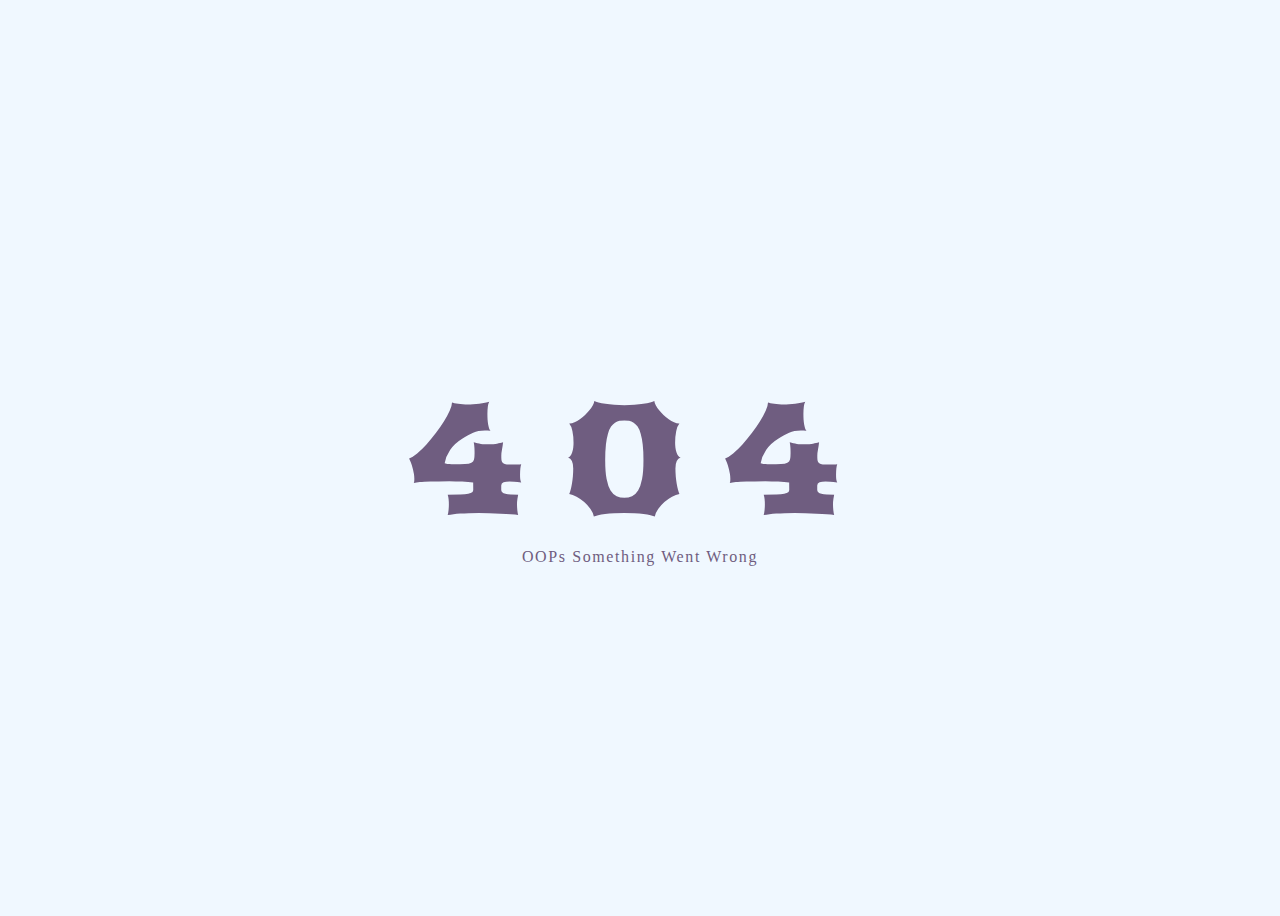
<file: 404-error/index.html>
<!DOCTYPE html>
<html lang="en">
<head>
    <meta charset="UTF-8">
    <meta name="viewport" content="width=device-width, initial-scale=1.0">
    <title>Error</title>
    <link rel="preconnect" href="https://fonts.googleapis.com">
    <link rel="preconnect" href="https://fonts.gstatic.com" crossorigin>
    <link href="https://fonts.googleapis.com/css2?family=Arbutus&display=swap" rel="stylesheet">
    <link rel="stylesheet" href="./style.css">
</head>
<body>
    <div class="container">
        <h1 class="arbutus-regular">404</h1>
        <p>OOPs Something Went Wrong</p>
    </div>
</body>
</html>
</file>
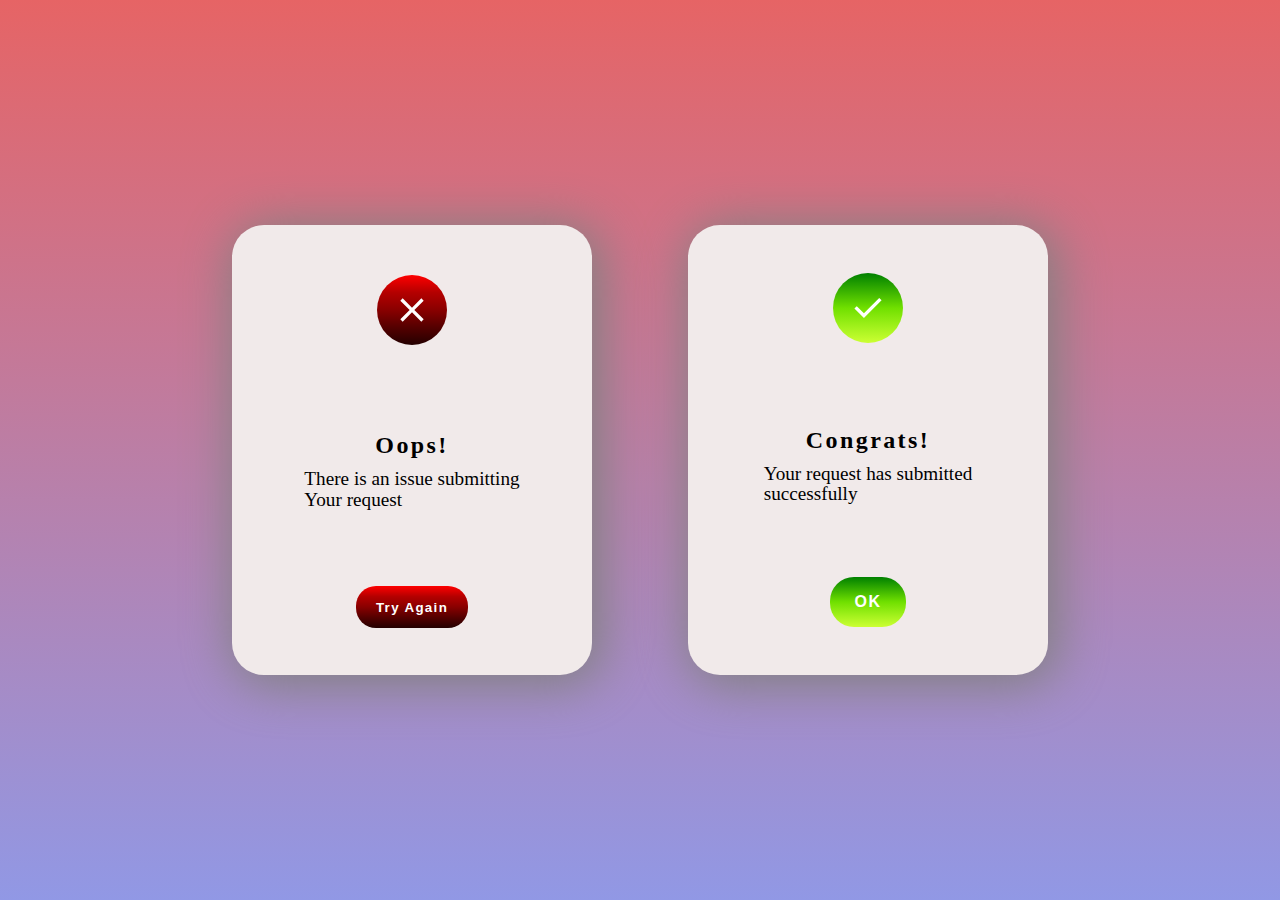
<file: flash-message/index.html>
<!DOCTYPE html>
<html lang="en">
<head>
    <meta charset="UTF-8">
    <meta name="viewport" content="width=device-width, initial-scale=1.0">
    <title>Flash Message</title>
    <link rel="stylesheet" href="./style.css">
</head>
<body>
    <div class="container">
        <div class="left-section">
            <div class="empty-div">
                <svg  xmlns="http://www.w3.org/2000/svg" height="40px" viewBox="0 -960 960 960" width="40px" fill="#FFFFFF"><path d="m256-200-56-56 224-224-224-224 56-56 224 224 224-224 56 56-224 224 224 224-56 56-224-224-224 224Z"/></svg>
            </div>
            <div>
                <h2>Oops!</h2>
                <p id="text">There is an issue submitting</p>
                <p id="text">Your request</p>
            </div>
            <button type="submit" id="fail">Try Again</button>
        </div>
        <div class="right-section">
            <div class="empty-div">
                <svg xmlns="http://www.w3.org/2000/svg" height="40px" viewBox="0 -960 960 960" width="40px" fill="#FFFFFF"><path d="M382-240 154-468l57-57 171 171 367-367 57 57-424 424Z"/></svg>
            </div>
            <div>
                <h2>Congrats!</h2>
                <p id="text">Your request has submitted</p>
                <p id="text">successfully</p>
            </div>
            <button type="submit" id="success">OK</button>
        </div>
    </div>
</body>
</html>
</file>
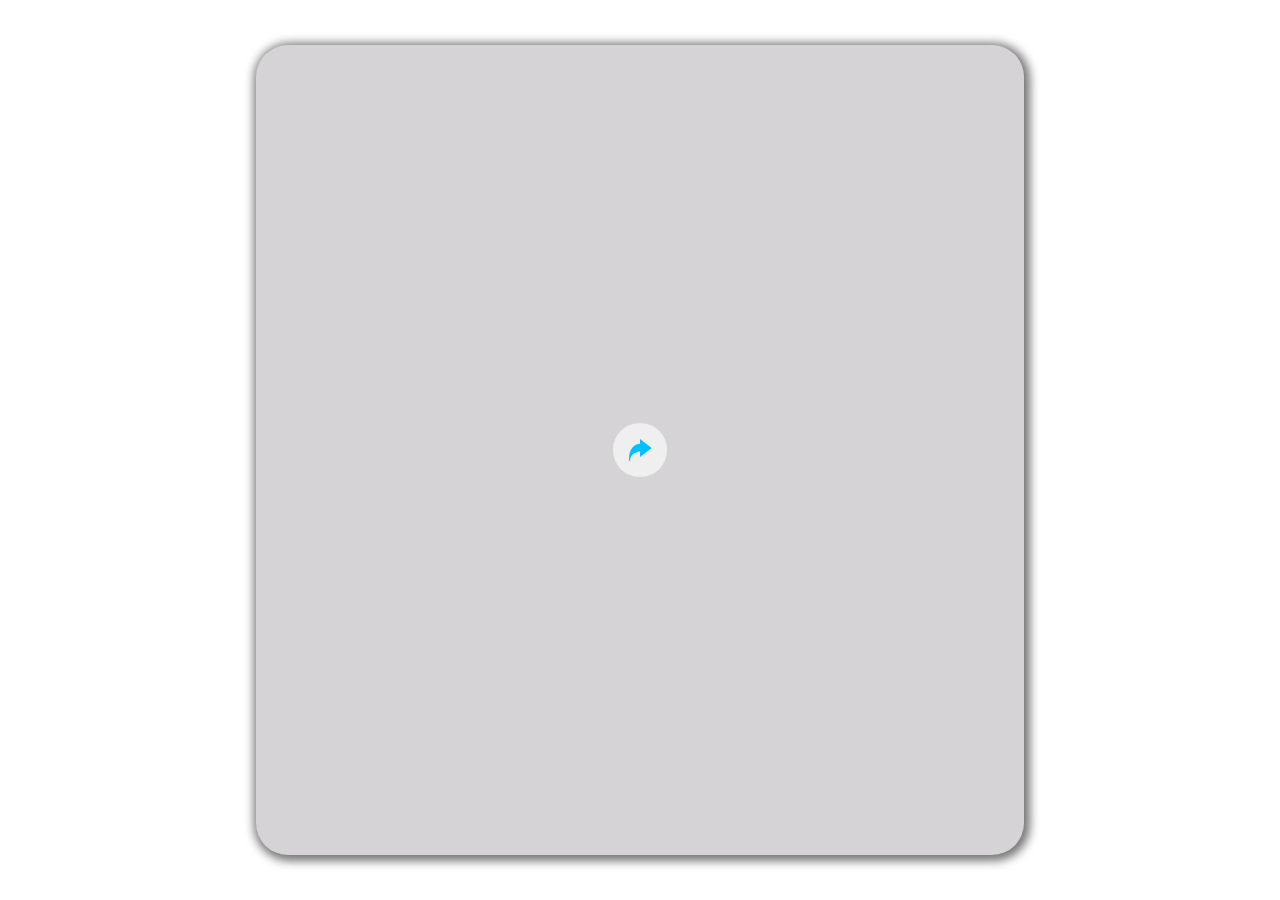
<file: social_share/index.html>
<!DOCTYPE html>
<html lang="en">
<head>
    <meta charset="UTF-8">
    <meta name="viewport" content="width=device-width, initial-scale=1.0">
    <title>Social Share</title>
    <link rel="stylesheet" href="./style.css">
</head>
<body>
    <div class="container">
        <div class="icons">
        <div>
            <svg xmlns="http://www.w3.org/2000/svg" width="50" height="50" fill="#3b5998 " class="bi bi-facebook" viewBox="0 0 16 16">
            <path d="M16 8.049c0-4.446-3.582-8.05-8-8.05C3.58 0-.002 3.603-.002 8.05c0 4.017 2.926 7.347 6.75 7.951v-5.625h-2.03V8.05H6.75V6.275c0-2.017 1.195-3.131 3.022-3.131.876 0 1.791.157 1.791.157v1.98h-1.009c-.993 0-1.303.621-1.303 1.258v1.51h2.218l-.354 2.326H9.25V16c3.824-.604 6.75-3.934 6.75-7.951"/>
          </svg>
        </div>
        <div>
            <svg xmlns="http://www.w3.org/2000/svg" width="50" height="50" fill="#1DA1F2" class="bi bi-twitter" viewBox="0 0 16 16">
                <path d="M5.026 15c6.038 0 9.341-5.003 9.341-9.334q.002-.211-.006-.422A6.7 6.7 0 0 0 16 3.542a6.7 6.7 0 0 1-1.889.518 3.3 3.3 0 0 0 1.447-1.817 6.5 6.5 0 0 1-2.087.793A3.286 3.286 0 0 0 7.875 6.03a9.32 9.32 0 0 1-6.767-3.429 3.29 3.29 0 0 0 1.018 4.382A3.3 3.3 0 0 1 .64 6.575v.045a3.29 3.29 0 0 0 2.632 3.218 3.2 3.2 0 0 1-.865.115 3 3 0 0 1-.614-.057 3.28 3.28 0 0 0 3.067 2.277A6.6 6.6 0 0 1 .78 13.58a6 6 0 0 1-.78-.045A9.34 9.34 0 0 0 5.026 15"/>
              </svg>
        </div>
        <div>
            <svg xmlns="http://www.w3.org/2000/svg" width="50" height="50" fill="#0072b1" class="bi bi-linkedin" viewBox="0 0 16 16">
                <path d="M0 1.146C0 .513.526 0 1.175 0h13.65C15.474 0 16 .513 16 1.146v13.708c0 .633-.526 1.146-1.175 1.146H1.175C.526 16 0 15.487 0 14.854zm4.943 12.248V6.169H2.542v7.225zm-1.2-8.212c.837 0 1.358-.554 1.358-1.248-.015-.709-.52-1.248-1.342-1.248S2.4 3.226 2.4 3.934c0 .694.521 1.248 1.327 1.248zm4.908 8.212V9.359c0-.216.016-.432.08-.586.173-.431.568-.878 1.232-.878.869 0 1.216.662 1.216 1.634v3.865h2.401V9.25c0-2.22-1.184-3.252-2.764-3.252-1.274 0-1.845.7-2.165 1.193v.025h-.016l.016-.025V6.169h-2.4c.03.678 0 7.225 0 7.225z"/>
              </svg>
        </div>
        <div>
            <svg xmlns="http://www.w3.org/2000/svg" width="50" height="50" fill="#25d366" class="bi bi-whatsapp" viewBox="0 0 16 16">
                <path d="M13.601 2.326A7.85 7.85 0 0 0 7.994 0C3.627 0 .068 3.558.064 7.926c0 1.399.366 2.76 1.057 3.965L0 16l4.204-1.102a7.9 7.9 0 0 0 3.79.965h.004c4.368 0 7.926-3.558 7.93-7.93A7.9 7.9 0 0 0 13.6 2.326zM7.994 14.521a6.6 6.6 0 0 1-3.356-.92l-.24-.144-2.494.654.666-2.433-.156-.251a6.56 6.56 0 0 1-1.007-3.505c0-3.626 2.957-6.584 6.591-6.584a6.56 6.56 0 0 1 4.66 1.931 6.56 6.56 0 0 1 1.928 4.66c-.004 3.639-2.961 6.592-6.592 6.592m3.615-4.934c-.197-.099-1.17-.578-1.353-.646-.182-.065-.315-.099-.445.099-.133.197-.513.646-.627.775-.114.133-.232.148-.43.05-.197-.1-.836-.308-1.592-.985-.59-.525-.985-1.175-1.103-1.372-.114-.198-.011-.304.088-.403.087-.088.197-.232.296-.346.1-.114.133-.198.198-.33.065-.134.034-.248-.015-.347-.05-.099-.445-1.076-.612-1.47-.16-.389-.323-.335-.445-.34-.114-.007-.247-.007-.38-.007a.73.73 0 0 0-.529.247c-.182.198-.691.677-.691 1.654s.71 1.916.81 2.049c.098.133 1.394 2.132 3.383 2.992.47.205.84.326 1.129.418.475.152.904.129 1.246.08.38-.058 1.171-.48 1.338-.943.164-.464.164-.86.114-.943-.049-.084-.182-.133-.38-.232"/>
              </svg>
        </div>
    </div>
    <div class="share-icon">
        <button id="showSvgs" onclick="showIcons()">
        <svg xmlns="http://www.w3.org/2000/svg" width="22.703" height="21.928" viewBox="0 0 22.703 21.928" fill="#00BFFF">
            <path d="M1.056,21.928c0-6.531,5.661-9.034,10.018-9.375V18.1L22.7,9.044,11.073,0V4.836A10.5,10.5,0,0,0,3.729,8.188C-.618,12.946-.008,21,.076,21.928Z"/>
          </svg>
        </button>
    </div>
    </div>
    <script>
        function showIcons() {
        let icons = document.getElementsByClassName("icons"); 
        if (icons.length > 0) {
        icons[0].style.display = "flex";
        }
    }
    </script>
</body>
</html>
</file>
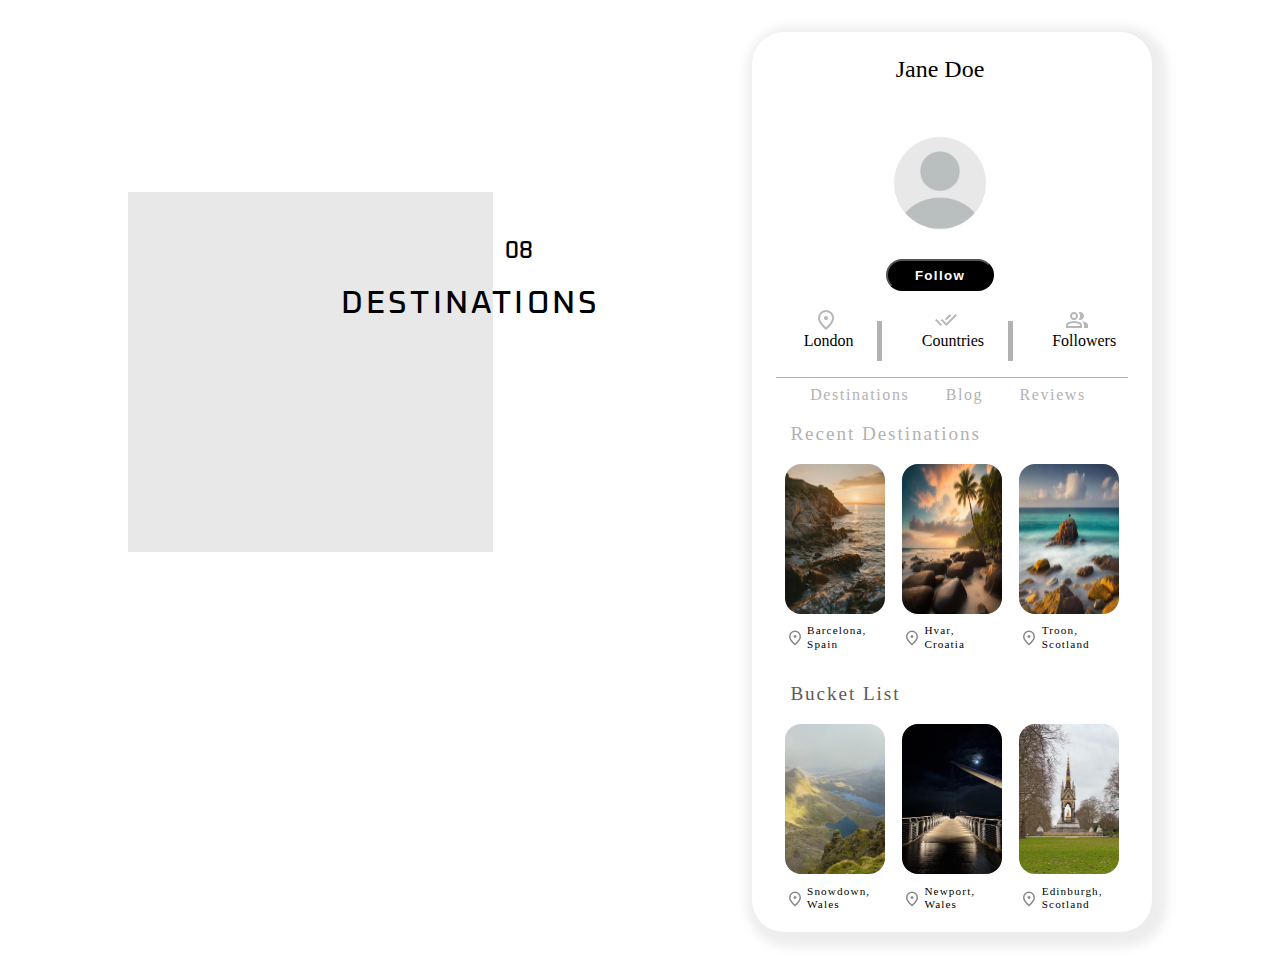
<file: User-Profile/index.html>
<!DOCTYPE html>
<html lang="en">
<head>
    <meta charset="UTF-8">
    <meta name="viewport" content="width=device-width, initial-scale=1.0">
    <title>Profile</title>
    <link rel="preconnect" href="https://fonts.googleapis.com">
    <link rel="preconnect" href="https://fonts.gstatic.com" crossorigin>
    <link href="https://fonts.googleapis.com/css2?family=Oxanium:wght@200..800&display=swap" rel="stylesheet">
    <link rel="stylesheet" href="./style.css">
</head>
<body>
    <div class="container">
        
        <section class="left-section">
            <div class="empty-box"></div>
            <p id="id" class="oxanium">08</p>
            <h1 class="oxanium">DESTINATIONS</h1>
        </section>
        <section class="right-section">
            <div class="inner-container">
                <p>Jane Doe</p>
                <img src="./images/profile-image.webp" alt="profile-pic" width="120px" height="120px">
                <button>Follow</button>
            </div>
            <div class="specifications">
                <ul>
                    <li>
                        <a href="">
                            <svg xmlns="http://www.w3.org/2000/svg" height="24px" viewBox="0 -960 960 960" width="24px" fill="#B7B7B7"><path d="M480-480q33 0 56.5-23.5T560-560q0-33-23.5-56.5T480-640q-33 0-56.5 23.5T400-560q0 33 23.5 56.5T480-480Zm0 294q122-112 181-203.5T720-552q0-109-69.5-178.5T480-800q-101 0-170.5 69.5T240-552q0 71 59 162.5T480-186Zm0 106Q319-217 239.5-334.5T160-552q0-150 96.5-239T480-880q127 0 223.5 89T800-552q0 100-79.5 217.5T480-80Zm0-480Z"/></svg>
                        London</a>
                    </li>

                    <div class="line"></div>
                    <li><a href="">
                        <svg xmlns="http://www.w3.org/2000/svg" height="24px" viewBox="0 -960 960 960" width="24px" fill="#B7B7B7"><path d="M268-240 42-466l57-56 170 170 56 56-57 56Zm226 0L268-466l56-57 170 170 368-368 56 57-424 424Zm0-226-57-56 198-198 57 56-198 198Z"/></svg>
                        Countries</a></li>
                    <div class="line"></div>
                    <li><a href="">
                        <svg xmlns="http://www.w3.org/2000/svg" height="24px" viewBox="0 -960 960 960" width="24px" fill="#B7B7B7"><path d="M40-160v-112q0-34 17.5-62.5T104-378q62-31 126-46.5T360-440q66 0 130 15.5T616-378q29 15 46.5 43.5T680-272v112H40Zm720 0v-120q0-44-24.5-84.5T666-434q51 6 96 20.5t84 35.5q36 20 55 44.5t19 53.5v120H760ZM360-480q-66 0-113-47t-47-113q0-66 47-113t113-47q66 0 113 47t47 113q0 66-47 113t-113 47Zm400-160q0 66-47 113t-113 47q-11 0-28-2.5t-28-5.5q27-32 41.5-71t14.5-81q0-42-14.5-81T544-792q14-5 28-6.5t28-1.5q66 0 113 47t47 113ZM120-240h480v-32q0-11-5.5-20T580-306q-54-27-109-40.5T360-360q-56 0-111 13.5T140-306q-9 5-14.5 14t-5.5 20v32Zm240-320q33 0 56.5-23.5T440-640q0-33-23.5-56.5T360-720q-33 0-56.5 23.5T280-640q0 33 23.5 56.5T360-560Zm0 320Zm0-400Z"/></svg>Followers</a></li>
                </ul>
                <hr>
                </div>
                    <ul class="details">
                        <li><a href="">Destinations</a></li>
                        <li><a href="">Blog</a></li>
                        <li><a href="">Reviews</a></li>
                    </ul>   
                <div class="destinations">
                    <p>Recent Destinations</p>
                    <div class="destinations-items">
                        <div>
                            <img src="./images/image1.jpg" alt="" >
                            <p>
                                <svg xmlns="http://www.w3.org/2000/svg" height="18px" viewBox="0 -960 960 960" width="18px" fill="#B7B7B7"><path d="M480-480q33 0 56.5-23.5T560-560q0-33-23.5-56.5T480-640q-33 0-56.5 23.5T400-560q0 33 23.5 56.5T480-480Zm0 294q122-112 181-203.5T720-552q0-109-69.5-178.5T480-800q-101 0-170.5 69.5T240-552q0 71 59 162.5T480-186Zm0 106Q319-217 239.5-334.5T160-552q0-150 96.5-239T480-880q127 0 223.5 89T800-552q0 100-79.5 217.5T480-80Zm0-480Z"/></svg>Barcelona,</p>
                            <p>Spain</p>
                        </div>
                        <div>
                            <img src="./images/image2.jpg" alt="">
                            <p>
                                <svg xmlns="http://www.w3.org/2000/svg" height="18px" viewBox="0 -960 960 960" width="18px" fill="#B7B7B7"><path d="M480-480q33 0 56.5-23.5T560-560q0-33-23.5-56.5T480-640q-33 0-56.5 23.5T400-560q0 33 23.5 56.5T480-480Zm0 294q122-112 181-203.5T720-552q0-109-69.5-178.5T480-800q-101 0-170.5 69.5T240-552q0 71 59 162.5T480-186Zm0 106Q319-217 239.5-334.5T160-552q0-150 96.5-239T480-880q127 0 223.5 89T800-552q0 100-79.5 217.5T480-80Zm0-480Z"/></svg>Hvar,</p>
                            <p>Croatia</p>
                        </div>
                        <div>
                            <img src="./images/image3.jpg" alt="">
                            <p>
                                <svg xmlns="http://www.w3.org/2000/svg" height="18px" viewBox="0 -960 960 960" width="18px" fill="#B7B7B7"><path d="M480-480q33 0 56.5-23.5T560-560q0-33-23.5-56.5T480-640q-33 0-56.5 23.5T400-560q0 33 23.5 56.5T480-480Zm0 294q122-112 181-203.5T720-552q0-109-69.5-178.5T480-800q-101 0-170.5 69.5T240-552q0 71 59 162.5T480-186Zm0 106Q319-217 239.5-334.5T160-552q0-150 96.5-239T480-880q127 0 223.5 89T800-552q0 100-79.5 217.5T480-80Zm0-480Z"/></svg>Troon,</p>
                            <p>Scotland</p>
                        </div>
                    </div>
                    <p id="bucket-list">Bucket List</p>
                    <div class="destinations-items">
                        <div>
                            <img src="./images/image4.jpg" alt="" >
                            <p>
                                <svg xmlns="http://www.w3.org/2000/svg" height="18px" viewBox="0 -960 960 960" width="18px" fill="#B7B7B7"><path d="M480-480q33 0 56.5-23.5T560-560q0-33-23.5-56.5T480-640q-33 0-56.5 23.5T400-560q0 33 23.5 56.5T480-480Zm0 294q122-112 181-203.5T720-552q0-109-69.5-178.5T480-800q-101 0-170.5 69.5T240-552q0 71 59 162.5T480-186Zm0 106Q319-217 239.5-334.5T160-552q0-150 96.5-239T480-880q127 0 223.5 89T800-552q0 100-79.5 217.5T480-80Zm0-480Z"/></svg>Snowdown,</p>
                            <p>Wales</p>
                        </div>
                        <div>
                            <img src="./images/image5.jpg" alt="">
                            <p>
                                <svg xmlns="http://www.w3.org/2000/svg" height="18px" viewBox="0 -960 960 960" width="18px" fill="#B7B7B7"><path d="M480-480q33 0 56.5-23.5T560-560q0-33-23.5-56.5T480-640q-33 0-56.5 23.5T400-560q0 33 23.5 56.5T480-480Zm0 294q122-112 181-203.5T720-552q0-109-69.5-178.5T480-800q-101 0-170.5 69.5T240-552q0 71 59 162.5T480-186Zm0 106Q319-217 239.5-334.5T160-552q0-150 96.5-239T480-880q127 0 223.5 89T800-552q0 100-79.5 217.5T480-80Zm0-480Z"/></svg>Newport,</p>
                            <p>Wales</p>
                        </div>
                        <div>
                            <img src="./images/image6.jpg" alt="">
                            <p>
                                <svg xmlns="http://www.w3.org/2000/svg" height="18px" viewBox="0 -960 960 960" width="18px" fill="#B7B7B7"><path d="M480-480q33 0 56.5-23.5T560-560q0-33-23.5-56.5T480-640q-33 0-56.5 23.5T400-560q0 33 23.5 56.5T480-480Zm0 294q122-112 181-203.5T720-552q0-109-69.5-178.5T480-800q-101 0-170.5 69.5T240-552q0 71 59 162.5T480-186Zm0 106Q319-217 239.5-334.5T160-552q0-150 96.5-239T480-880q127 0 223.5 89T800-552q0 100-79.5 217.5T480-80Zm0-480Z"/></svg>Edinburgh,</p>
                            <p>Scotland</p>
                        </div>
                    </div>
                </div>
            </div>
            
        </section>
    </div>
</body>
</html>
</file>
<file: 404-error/style.css>
body {
    display: flex;
    justify-content: center;
    align-items: center;
    background-color: aliceblue;
}

.arbutus-regular {
    font-family: "Arbutus", serif;
    font-weight: 400;
    font-style: normal;
  }
  

.container {
    height: 100vh;
    display: flex;
    flex-direction: column;
    justify-content: center;
    align-items: center;
    position: relative;
    
}

h1 {
    /* position: absolute;
    top: 20%; */
    font-size: 10em;
    letter-spacing: .2em;
    color: rgb(111, 93, 128);
    margin: 0;
    padding: 0;
}

.container p {
    font-size: 1.2em;
    color: rgb(111, 93, 128);
    letter-spacing: .1em;
    margin: 0;
    position: absolute;
    top: 60%;
    font-size: 1em;
}
</file>
<file: flash-message/style.css>
body {
    display: flex;
    justify-content: center;
    align-items: center;
    padding: 0;
    margin: 0;
    height: 100vh;
    background: linear-gradient(#e66465, #9198e5);
}

.container {
    display: flex;
    flex-wrap: wrap;
    justify-content: space-around;
    align-items: center;
    width: 70%;
    height: 100%;
    gap: 1em;
}

.left-section, .right-section {
    display: flex;
    width: 360px;
    height: 450px;
    flex-direction: column;
    justify-content: space-around;
    align-items: center;
    border-radius: 2em;
    background-color: #f1eaea;
    box-shadow: 5px 5px 50px 5px gray;
}

.empty-div {
    width: 70px;
    height: 70px;
    background-color: black;
    border-radius: 50%;
    position: relative;
    margin-top: 1em;
}

svg {
    position: absolute;
    top: 22%;
    left: 21%;
}

#text {
    line-height: 1px;
}

.left-section > .empty-div, #fail{
    background: linear-gradient(#ff0000, #b40000, #890000, #540000, #240000);
    color: white;
}

.right-section > .empty-div, #success {
    background: linear-gradient(#008000, #38b000, #70e000, #9ef01a, #ccff33);
    color: white;
}

h2 {
    text-align: center;
}

h2, button {
    letter-spacing: .1em;
    margin-bottom: 0;
    border: none;
}

p {
    font-size: 1.2em;
}

button {
    padding: 1em 1.5em;
    border-radius: 1.5em;
    font-weight: bold;
    border-color: rgb(193, 150, 234);
    margin-bottom: 1em;
    cursor: pointer;
}

#success {
    font-size: 16px;
}
</file>
<file: social_share/style.css>
body {
    display: flex;
    justify-content: center;
    align-items: center;
    margin: 0;
    padding: 0;
    height: 100vh;
}

.container {
    display: flex;
    flex-direction: column;
    justify-content: center;
    align-items: center;
    width: 60%;
    height: 90%;
    background-color: rgb(213, 211, 214);
    border-radius: 2em;
    box-shadow: 2px 2px 10px 4px rgba(25, 25, 26, 0.6);
}

.icons {
    display: none;
    flex-wrap: wrap;
    justify-content: space-around;
    align-items: center;
    height: 60%;
    width: 80%;
    
}

.share-icon button {
    padding: 2em;
    border-radius: 50%;
    border: none;
    position: relative;
    cursor: pointer;
}

.share-icon svg {
    position: absolute;
    top: 30%;
    left: 29%;

}
</file>
<file: User-Profile/style.css>
body {
    display: flex;
    justify-content: center;
    align-items: center;
    margin: 0;
    padding: 0;
}

.oxanium {
    font-family: "Oxanium", serif;
    font-optical-sizing: auto;
    font-weight: 500;
    font-style: normal;
  }

.container {
    display: flex;
    flex-wrap: wrap;
    width: 80%;
    height: 100vh;
    justify-content: center;
    align-items: center;
    gap: 1em;
    margin: 2em;
    
}

.left-section {
    display: flex;
    flex: 1 1 300px;
    /* border: 1px solid black; */
    height: 100%;
    flex-direction: column;
    position: relative;
    box-sizing: border-box;
}

.right-section {
    display: flex;
    flex: 1 300px;
    max-width: 400px;
    /* border: 1px solid black; */
    height: 100%;
    flex-direction: column;
    box-sizing: border-box;
    padding-right: 1.5em;
    border-radius: 2em;
    box-shadow: 5px 5px 10px 10px rgba(196, 196, 198, 0.3);;
}

.empty-box {
    width: 60%;
    height: 40%;
    margin-top: 10em;
    background-color: #e8e8e8 ;
    
}

h1 {
    position: absolute;
    top: 28%;
    left: 35%;
    z-index: 1;
    font-size: 2em;
    margin: 0;
    letter-spacing: .1em;
}

#id {
    font-size: 1.5em;
    position: absolute;
    top: 20%;
    left: 62%;
    z-index: 1;
}

.inner-container {
    display: flex;
    flex-direction: column;
    justify-content: center;
    align-items: center;
    text-align: center;
    gap: 1em;
}


.inner-container p {
    font-size: 1.5em;
}

.inner-container img {
    border-radius: 20%;
    height: auto;
}

.inner-container button {
    padding: .5em 2em .5em 2em;
    letter-spacing: .1em;
    font-weight: bold;
    border-radius: 2em;
    color: white;
    background-color: black;
    cursor: pointer;
    margin-bottom: 1em;
}

.specifications ul {
    display: flex;
    list-style: none;
    justify-content: space-around;
    align-items: center;
    
}

.specification li {
    flex: 1;
    text-align: center; 
    
}

.specifications a {
    text-decoration: none;
    color: black;
    cursor: pointer;
    justify-content: space-around;
    position: relative;
}

.specifications a:hover,
.specifications svg:hover {
   color: #004E98;
   fill: #004E98;
}


.line {
    width: 5px;
    height: 40px;
    background-color: #b3b1b1;
    align-items: center;
    margin-right: 1em;
    z-index: 3;
}


.specifications svg {
   position: absolute;
   bottom: 100%;
   left: 20%;
}

.specifications hr {
   margin-left: 1.5em;
   border: none;
   height: 1px;
   background-color: #b3b1b1;
}

.details {
    display: flex;
    justify-content: space-around;
    align-items: center;
    margin: 0 1.5em 0 0;
    list-style: none;
}

.details a {
    text-decoration: none;
    color: #b3b1b1;
    letter-spacing: .1em;
}

.details li:hover {
    border-bottom: 2px solid #b3b1b1;
    animation: none;
}

.destinations {
    display: flex;
    flex-direction: column;
    justify-content: space-between;

}

.destinations p {
    padding-left: 2em;
    letter-spacing: .1em;
    font-size: 1.2em;
    color: #b3b1b1;
    
}


.destinations-items {
    flex: 1 1 200px;
    display: flex;
    flex-wrap: wrap;
    justify-content: space-around;
    margin-left: 1.5em;
}

.destinations-items img {
    border-radius: 1em;
    height: 150px;
    width: 100px;
    min-width: 100px;
    cursor: pointer;
}

.destinations-items div p {
    line-height: .2em;
    color: black;
    font-size: .7em;
    position: relative;
    cursor: pointer;
}

.destinations-items div p:hover {
    color: #004E98;
}


.destinations-items div svg {
    position: absolute;
    left: .1em;
    fill: #898888;
}

#bucket-list {
    color: rgb(94, 90, 90);
}
</file>
